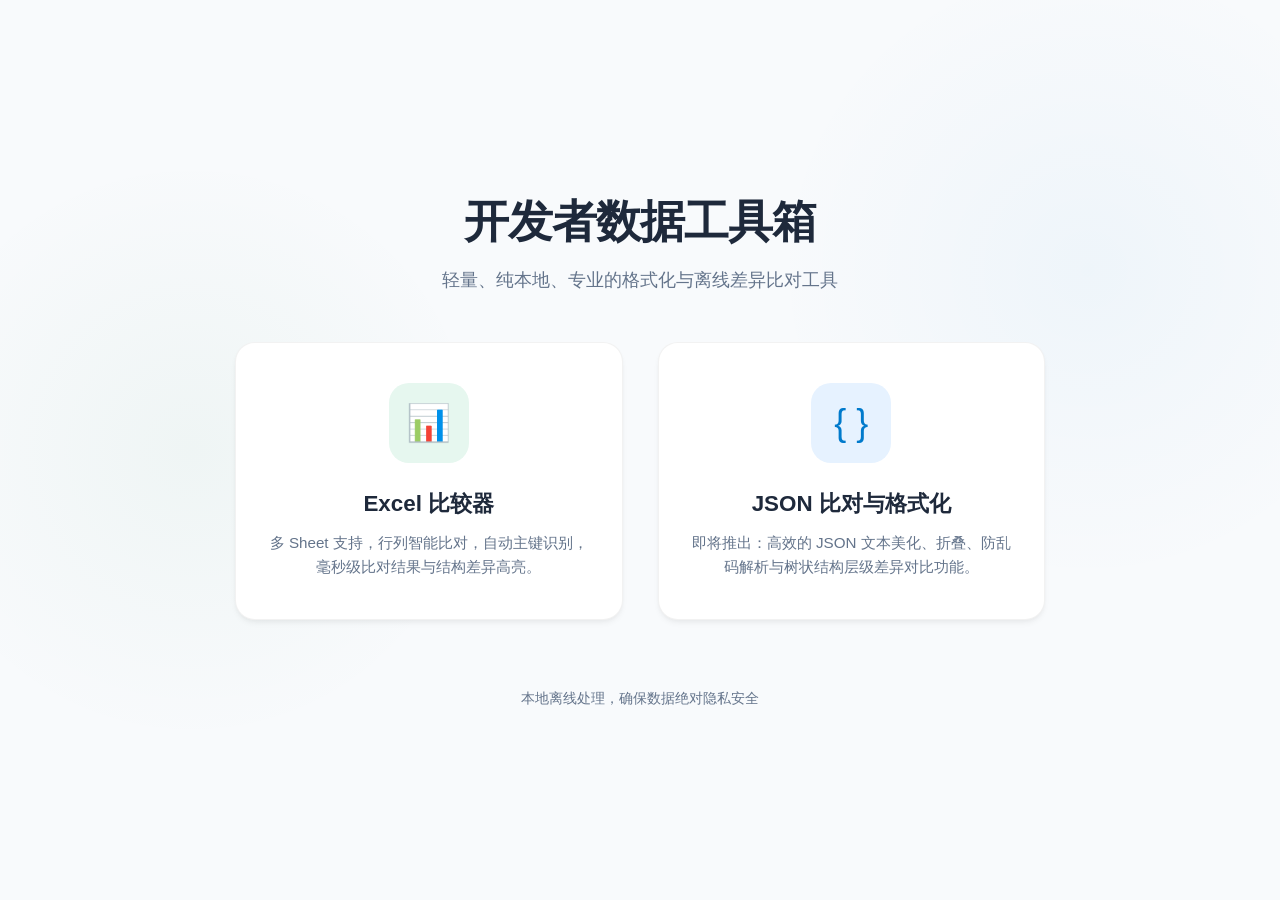
<file: index.html>
<!DOCTYPE html>
<html lang="zh-CN">
<head>
    <meta charset="UTF-8">
    <meta name="viewport" content="width=device-width, initial-scale=1.0">
    <title>开发者数据工具箱</title>
    <style>
        :root {
            --primary: #107c41; /* Excel 绿 */
            --secondary: #007acc; /* JSON 蓝 */
            --bg: #f8fafc;
            --text-main: #1e293b;
            --text-muted: #64748b;
            --card-bg: #ffffff;
        }
        body {
            margin: 0;
            padding: 0;
            font-family: -apple-system, BlinkMacSystemFont, "Segoe UI", Roboto, Helvetica, Arial, sans-serif;
            background: var(--bg);
            /* 轻微的渐变背景让层级更多样 */
            background-image: radial-gradient(circle at 15% 50%, rgba(16, 124, 65, 0.04), transparent 25%),
                              radial-gradient(circle at 85% 30%, rgba(0, 122, 204, 0.04), transparent 25%);
            min-height: 100vh;
            display: flex;
            flex-direction: column;
            justify-content: center;
            align-items: center;
            color: var(--text-main);
        }
        .header {
            text-align: center;
            margin-bottom: 50px;
            animation: fadeInDown 0.8s ease-out;
        }
        .header h1 {
            font-size: 2.8rem;
            font-weight: 800;
            margin: 0 0 15px 0;
            letter-spacing: -1px;
            color: var(--text-main);
        }
        .header p {
            font-size: 1.15rem;
            color: var(--text-muted);
            margin: 0;
        }
        .tools-grid {
            display: grid;
            grid-template-columns: repeat(auto-fit, minmax(320px, 1fr));
            gap: 35px;
            width: 100%;
            max-width: 850px;
            padding: 0 20px;
            box-sizing: border-box;
            animation: fadeInUp 0.8s ease-out;
        }
        .tool-card {
            background: var(--card-bg);
            border-radius: 20px;
            padding: 40px 30px;
            text-decoration: none;
            color: inherit;
            display: flex;
            flex-direction: column;
            align-items: center;
            text-align: center;
            transition: all 0.3s cubic-bezier(0.4, 0, 0.2, 1);
            box-shadow: 0 4px 6px -1px rgba(0, 0, 0, 0.05), 0 2px 4px -1px rgba(0, 0, 0, 0.03);
            border: 1px solid rgba(0,0,0,0.05);
            position: relative;
            overflow: hidden;
        }
        .tool-card::before {
            content: '';
            position: absolute;
            top: 0; left: 0; right: 0;
            height: 5px;
            background: transparent;
            transition: background 0.3s;
        }
        .tool-card.excel:hover::before { background: var(--primary); }
        .tool-card.json:hover::before { background: var(--secondary); }

        .tool-card:hover {
            transform: translateY(-8px);
            box-shadow: 0 20px 25px -5px rgba(0, 0, 0, 0.1), 0 10px 10px -5px rgba(0, 0, 0, 0.04);
        }
        .icon-wrapper {
            width: 80px;
            height: 80px;
            border-radius: 20px;
            display: flex;
            align-items: center;
            justify-content: center;
            font-size: 36px;
            margin-bottom: 25px;
            transition: transform 0.3s;
        }
        .tool-card:hover .icon-wrapper {
            transform: scale(1.1);
        }
        .tool-card.excel .icon-wrapper {
            background: #e6f7ef;
            color: var(--primary);
        }
        .tool-card.json .icon-wrapper {
            background: #e6f2ff;
            color: var(--secondary);
        }
        .tool-title {
            font-size: 1.4rem;
            font-weight: 700;
            margin: 0 0 12px 0;
        }
        .tool-desc {
            font-size: 0.95rem;
            color: var(--text-muted);
            margin: 0;
            line-height: 1.6;
        }
        .footer {
            margin-top: 70px;
            font-size: 0.85rem;
            color: var(--text-muted);
            animation: fadeIn 1s ease-out;
        }

        @keyframes fadeInDown {
            from { opacity: 0; transform: translateY(-20px); }
            to { opacity: 1; transform: translateY(0); }
        }
        @keyframes fadeInUp {
            from { opacity: 0; transform: translateY(20px); }
            to { opacity: 1; transform: translateY(0); }
        }
        @keyframes fadeIn {
            from { opacity: 0; }
            to { opacity: 1; }
        }
    </style>
</head>
<body>
    <div class="header">
        <h1>开发者数据工具箱</h1>
        <p>轻量、纯本地、专业的格式化与离线差异比对工具</p>
    </div>

    <div class="tools-grid">
        <!-- Excel 工具入口 -->
        <a href="pages/compare.html" class="tool-card excel" target="_blank" rel="noopener noreferrer">
            <div class="icon-wrapper">
                📊
            </div>
            <h2 class="tool-title">Excel 比较器</h2>
            <p class="tool-desc">
                多 Sheet 支持，行列智能比对，自动主键识别，毫秒级比对结果与结构差异高亮。
            </p>
        </a>

        <!-- JSON 工具入口 -->
        <a href="pages/json.html" class="tool-card json" target="_blank" rel="noopener noreferrer">
            <div class="icon-wrapper">
                { }
            </div>
            <h2 class="tool-title">JSON 比对与格式化</h2>
            <p class="tool-desc">
                即将推出：高效的 JSON 文本美化、折叠、防乱码解析与树状结构层级差异对比功能。
            </p>
        </a>
    </div>

    <div class="footer">
        本地离线处理，确保数据绝对隐私安全
    </div>
</body>
</html>
</file>
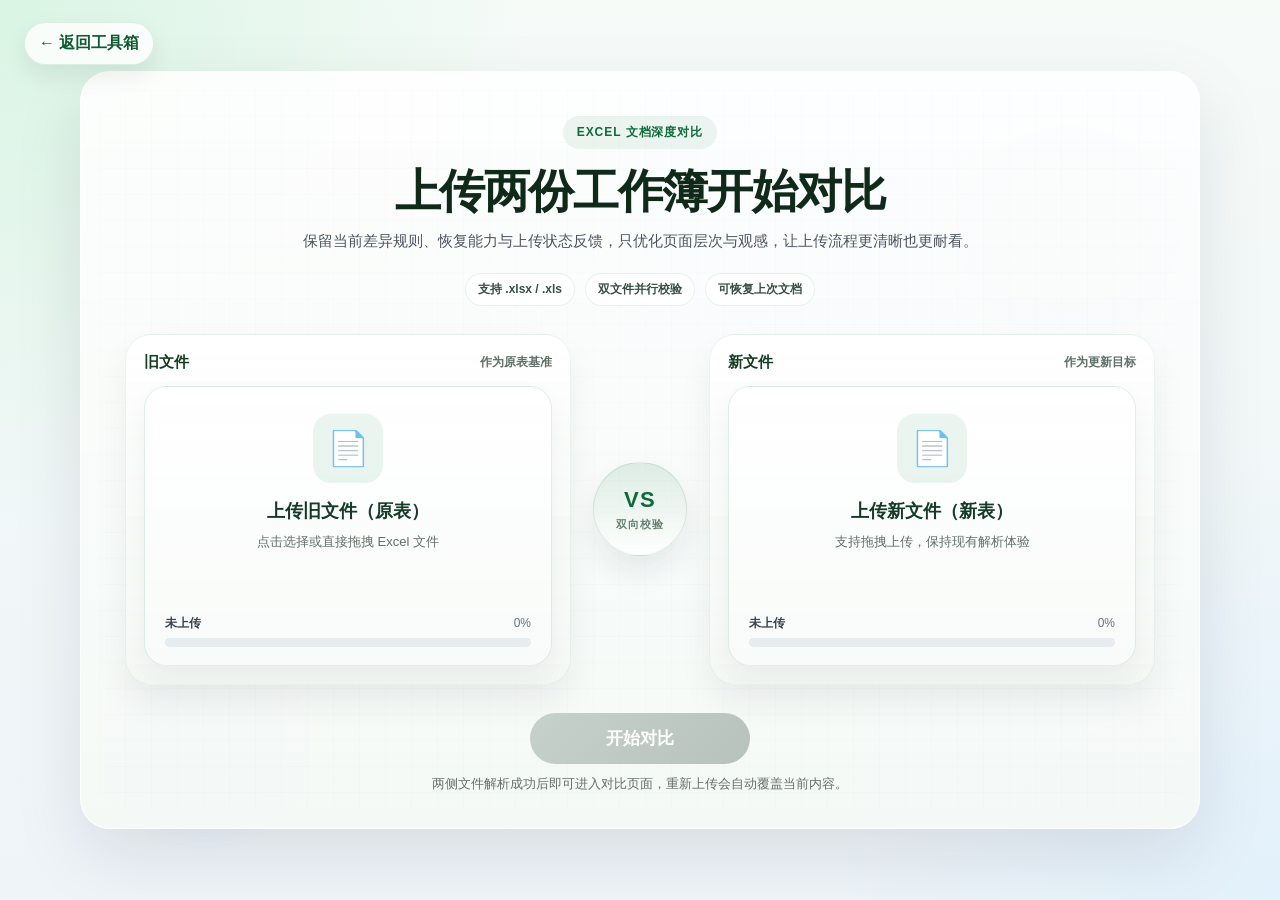
<file: pages/compare.html>
<!DOCTYPE html>
<html lang="zh-CN">
<head>
    <meta charset="UTF-8">
    <meta name="viewport" content="width=device-width, initial-scale=1.0">
    <title>Excel 比较器</title>
    <!-- 引入 SheetJS 处理 Excel -->
    <link rel="stylesheet" href="../css/style.css">
    <style>
        .back-btn {
            position: fixed;
            top: 22px;
            left: 24px;
            z-index: 120;
            text-decoration: none;
            color: #0f5b30;
            font-weight: 600;
            display: inline-flex;
            align-items: center;
            gap: 8px;
            padding: 10px 14px;
            border-radius: 999px;
            background: rgba(255, 255, 255, 0.8);
            border: 1px solid rgba(16, 124, 65, 0.12);
            box-shadow: 0 10px 25px rgba(15, 23, 42, 0.08);
            backdrop-filter: blur(12px);
        }

        .back-btn:hover {
            background: rgba(255, 255, 255, 0.95);
        }
    </style>
</head>
<body>
    <a href="../index.html" class="back-btn">← 返回工具箱</a>

    <!-- 第一部分：上传页面 -->
    <div id="upload-section">
        <div class="upload-shell">
            <div class="upload-hero">
                <div class="upload-eyebrow">Excel 文档深度对比</div>
                <h1>上传两份工作簿开始对比</h1>
                <p class="upload-subtitle">保留当前差异规则、恢复能力与上传状态反馈，只优化页面层次与观感，让上传流程更清晰也更耐看。</p>
                <div class="upload-highlights">
                    <span class="upload-highlight">支持 .xlsx / .xls</span>
                    <span class="upload-highlight">双文件并行校验</span>
                    <span class="upload-highlight">可恢复上次文档</span>
                </div>
                <div id="restore-hint" class="restore-hint" hidden></div>
            </div>

            <div class="upload-container">
                <div class="upload-panel">
                    <div class="upload-panel-header">
                        <span class="upload-panel-label">旧文件</span>
                        <span class="upload-panel-meta">作为原表基准</span>
                    </div>
                    <div class="drop-zone" id="drop-1">
                        <div class="icon">📄</div>
                        <div class="drop-zone-copy">
                            <strong>上传旧文件（原表）</strong>
                            <p>点击选择或直接拖拽 Excel 文件</p>
                        </div>
                        <div class="file-name" id="name-1"></div>
                        <div class="upload-meta" id="meta-1">
                            <div class="upload-status-row">
                                <span class="upload-status-text" id="status-1">未上传</span>
                                <span class="upload-percent" id="percent-1">0%</span>
                            </div>
                            <div class="upload-progress">
                                <div class="upload-progress-bar" id="progress-1"></div>
                            </div>
                        </div>
                    </div>
                </div>

                <div class="upload-connector" aria-hidden="true">
                    <span>VS</span>
                    <small>双向校验</small>
                </div>

                <div class="upload-panel">
                    <div class="upload-panel-header">
                        <span class="upload-panel-label">新文件</span>
                        <span class="upload-panel-meta">作为更新目标</span>
                    </div>
                    <div class="drop-zone" id="drop-2">
                        <div class="icon">📄</div>
                        <div class="drop-zone-copy">
                            <strong>上传新文件（新表）</strong>
                            <p>支持拖拽上传，保持现有解析体验</p>
                        </div>
                        <div class="file-name" id="name-2"></div>
                        <div class="upload-meta" id="meta-2">
                            <div class="upload-status-row">
                                <span class="upload-status-text" id="status-2">未上传</span>
                                <span class="upload-percent" id="percent-2">0%</span>
                            </div>
                            <div class="upload-progress">
                                <div class="upload-progress-bar" id="progress-2"></div>
                            </div>
                        </div>
                    </div>
                </div>
            </div>

            <div class="upload-actions">
                <button id="start-btn" disabled>开始对比</button>
                <p class="upload-action-note">两侧文件解析成功后即可进入对比页面，重新上传会自动覆盖当前内容。</p>
            </div>
        </div>
        <input type="file" id="file-input-1" hidden accept=".xlsx, .xls">
        <input type="file" id="file-input-2" hidden accept=".xlsx, .xls">
    </div>

    <!-- 第二部分：结果页面 -->
    <div id="result-section">
        <!-- 工具栏 -->
        <div class="toolbar">
            <div class="toolbar-left">
                <button class="btn-icon" id="back-to-upload-btn">← 返回上传界面重新上传</button>
            </div>
            <div class="toolbar-center">
                <h2>对比结果 <span id="current-key-info"></span></h2>
            </div>
            <div class="toolbar-right">
                <button class="btn-icon" onclick="showKeySelectionModal(commonSheets[currentSheetIndex])">⚙ 设置主键</button>
                <button class="btn-icon" id="fullscreen-btn">🖥️ 全屏显示</button>
                <div id="fs-controls">
                    <button class="btn-icon" id="layout-toggle-btn">📖 切换布局</button>
                    <button class="btn-icon" id="exit-fullscreen-btn">❎ 退出全屏</button>
                </div>
            </div>
        </div>

        <!-- 顶部 Sheet 导航 (普通模式) -->
        <div id="normal-sheet-nav">
            <!-- 动态生成 Tab -->
        </div>

        <!-- 对比视图主体 -->
        <div id="comparison-view" class="layout-lr">
            <div class="table-wrapper" id="wrapper-left">
                <h3>
                    <span class="table-panel-title">原Excel表</span>
                    <span class="table-panel-file-info" id="current-left-file-info"></span>
                </h3>
                <div id="table-container-left"></div>
            </div>
            <div class="table-wrapper" id="wrapper-right">
                <h3>
                    <span class="table-panel-title">新Excel表</span>
                    <span class="table-panel-file-info" id="current-right-file-info"></span>
                </h3>
                <div id="table-container-right"></div>
            </div>
        </div>
    </div>

    <!-- 全屏浮动导航 -->
    <div id="floating-nav">
        <div class="nav-header" id="nav-drag-handle">
            <span class="nav-title">工作表列表</span>
            <span class="nav-close" id="nav-minimize-btn">_</span>
        </div>
        <div class="nav-content" id="floating-sheet-list">
            <!-- 动态插入 Sheet 列表 -->
        </div>
        <div class="nav-actions">
            <button class="nav-btn" id="nav-prev">⬅ 上一张</button>
            <button class="nav-btn" id="nav-next">下一张 ➡</button>
            <button class="nav-btn" id="nav-exit" title="退出全屏" style="color: #d32f2f;">❎</button>
        </div>
    </div>

    <!-- 主键选择模态框 -->
    <div class="modal-overlay" id="key-modal">
        <div class="modal">
            <div class="modal-header">设置主键 (行识别规则) - <span id="modal-sheet-name"></span></div>
            <div style="font-size: 13px; color: #444; background:#f0f7f4; padding:10px; border-radius:6px; margin-bottom: 12px; line-height:1.6;">
                <strong>🤔 什么是主键？</strong><br>
                主键是能代表“这还是同一行”的列。<br>
                <div style="margin-top:5px; padding-left:10px; color:#555;">
                • <strong>情况1 (有ID)</strong>：如果有“订单号”或“工号”，勾选它即可。<br>
                • <strong>情况2 (组合)</strong>：如果没有ID，请勾选组合，例如同时勾选 <strong>[客户]</strong> 和 <strong>[时间]</strong>。<br>
                </div>
                <div style="margin-top:5px; color:#107c41; font-weight:bold;">
                💡 勾选正确的主键后，即使两张表的列顺序乱了、或者中间插入了新列，系统也能准确把相同的行对齐比较！
                </div>
            </div>
            <div class="modal-body" id="key-options">
                <!-- 动态插入列名 Checkbox -->
            </div>
            <div style="margin-bottom: 15px;">
                <label style="cursor: pointer; font-size: 13px;">
                    <input type="checkbox" id="apply-all-check" checked> 
                    应用到其他包含相同列名的工作表
                </label>
            </div>
            <div class="modal-footer">
                <button id="confirm-key-btn" class="btn-icon" style="background: var(--primary-color); color: white; border: none;">确认并重新对比</button>
            </div>
        </div>
    </div>

    <script defer src="../js/lib/xlsx.full.min.js"></script>
    <script defer src="../js/script.js"></script>
</body>
</html>
</file>
<file: css/style.css>
:root {
    --primary-color: #107c41; /* Excel Green */
    --primary-light: #e6f7ef;
    --border-color: #e0e0e0;
    --bg-color: #f5f7fa;
    --text-color: #333;
    
    /* Diff Colors */
    --diff-add-bg: #dcfce7; /* Stronger Green */
    --diff-add-color: #166534;
    --diff-del-bg: #fee2e2; /* Stronger Red */
    --diff-del-color: #991b1b;
    --diff-mod-bg: #fecaca; /* Reddish for modification */
    --diff-mod-text: #7f1d1d;
    --match-bg: #f0fdf4; /* Light Green for Matches */
    
    /* Fullscreen Mode (White/Simple) */
    --fs-bg: #ffffff;
    --fs-text: #333333;
    --fs-border: #e0e0e0;
    --fs-header-bg: #f9fafb;
}

body {
    font-family: "Segoe UI", "Microsoft YaHei", sans-serif;
    margin: 0;
    padding: 0;
    background-color: var(--bg-color);
    color: var(--text-color);
    height: 100vh;
    display: flex;
    flex-direction: column;
}

/* --- Upload Section --- */
#upload-section {
    flex: 1;
    position: relative;
    display: flex;
    flex-direction: column;
    align-items: center;
    justify-content: center;
    transition: all 0.5s ease;
    padding: 36px 24px;
    overflow: hidden;
    background:
        radial-gradient(circle at top left, rgba(214, 244, 225, 0.9), transparent 34%),
        radial-gradient(circle at bottom right, rgba(223, 240, 252, 0.78), transparent 28%),
        linear-gradient(180deg, #f6fbf8 0%, #eef4f8 100%);
}

#upload-section.collapsed {
    display: none;
}

#upload-section::before,
#upload-section::after {
    content: '';
    position: absolute;
    inset: auto;
    pointer-events: none;
    border-radius: 999px;
    filter: blur(12px);
}

#upload-section::before {
    top: 14%;
    right: 8%;
    width: 220px;
    height: 220px;
    background: rgba(16, 124, 65, 0.08);
}

#upload-section::after {
    left: 9%;
    bottom: 8%;
    width: 180px;
    height: 180px;
    background: rgba(59, 130, 246, 0.07);
}

.upload-shell {
    position: relative;
    z-index: 1;
    width: min(1120px, 100%);
    padding: 44px 44px 34px;
    border-radius: 30px;
    background:
        linear-gradient(180deg, rgba(255, 255, 255, 0.9), rgba(246, 250, 247, 0.92)),
        linear-gradient(90deg, rgba(16, 124, 65, 0.04), rgba(59, 130, 246, 0.03));
    border: 1px solid rgba(255, 255, 255, 0.65);
    box-shadow:
        0 26px 70px rgba(15, 23, 42, 0.1),
        inset 0 1px 0 rgba(255, 255, 255, 0.7);
    backdrop-filter: blur(16px);
    box-sizing: border-box;
}

.upload-shell::before {
    content: '';
    position: absolute;
    inset: 18px;
    border-radius: 22px;
    background-image:
        linear-gradient(rgba(16, 124, 65, 0.025) 1px, transparent 1px),
        linear-gradient(90deg, rgba(16, 124, 65, 0.025) 1px, transparent 1px);
    background-size: 26px 26px;
    opacity: 0.5;
    pointer-events: none;
}

.upload-hero,
.upload-container,
.upload-actions {
    position: relative;
    z-index: 1;
}

.upload-hero {
    max-width: 780px;
    margin: 0 auto 28px;
    text-align: center;
}

.upload-eyebrow {
    display: inline-flex;
    align-items: center;
    gap: 8px;
    padding: 8px 14px;
    border-radius: 999px;
    background: rgba(16, 124, 65, 0.08);
    color: #0f6b37;
    font-size: 12px;
    font-weight: 700;
    letter-spacing: 0.08em;
    text-transform: uppercase;
}

.upload-hero h1 {
    margin: 18px 0 12px;
    font-size: clamp(32px, 4vw, 46px);
    line-height: 1.08;
    letter-spacing: -0.03em;
    color: #102a1a;
}

.upload-subtitle {
    margin: 0 auto;
    max-width: 700px;
    color: #4b5563;
    font-size: 15px;
    line-height: 1.75;
}

.upload-highlights {
    display: flex;
    justify-content: center;
    flex-wrap: wrap;
    gap: 10px;
    margin: 18px 0 0;
}

.upload-highlight {
    padding: 7px 12px;
    border-radius: 999px;
    background: rgba(255, 255, 255, 0.82);
    border: 1px solid rgba(16, 124, 65, 0.1);
    color: #355144;
    font-size: 12px;
    font-weight: 600;
}

.restore-hint {
    width: min(780px, 100%);
    margin: 18px auto 0;
    padding: 12px 14px;
    border-radius: 14px;
    border: 1px solid #cde8d8;
    background: #eefaf2;
    color: #17623b;
    font-size: 13px;
    line-height: 1.6;
    box-sizing: border-box;
    text-align: left;
}

.restore-hint.is-warning {
    border-color: #f2d3a0;
    background: #fff7e8;
    color: #9a5f00;
}

.restore-hint.is-info {
    border-color: #bfdef8;
    background: #eef6ff;
    color: #1f4f86;
}

.upload-container {
    display: grid;
    grid-template-columns: minmax(0, 1fr) auto minmax(0, 1fr);
    align-items: stretch;
    gap: 22px;
    margin: 0 0 28px;
}

.upload-panel {
    padding: 18px;
    border-radius: 26px;
    background: linear-gradient(180deg, rgba(255, 255, 255, 0.86), rgba(245, 249, 246, 0.96));
    border: 1px solid rgba(16, 124, 65, 0.08);
    box-shadow:
        inset 0 1px 0 rgba(255, 255, 255, 0.82),
        0 18px 34px rgba(15, 23, 42, 0.06);
}

.upload-panel-header {
    display: flex;
    align-items: center;
    justify-content: space-between;
    margin-bottom: 14px;
    gap: 12px;
}

.upload-panel-label {
    color: #123d22;
    font-size: 15px;
    font-weight: 700;
}

.upload-panel-meta {
    color: #607066;
    font-size: 12px;
    font-weight: 600;
}

.upload-connector {
    align-self: center;
    display: flex;
    flex-direction: column;
    align-items: center;
    justify-content: center;
    width: 92px;
    height: 92px;
    border-radius: 999px;
    background: linear-gradient(180deg, rgba(16, 124, 65, 0.12), rgba(255, 255, 255, 0.95));
    border: 1px solid rgba(16, 124, 65, 0.12);
    box-shadow: 0 16px 30px rgba(15, 23, 42, 0.08);
    color: #0f6a37;
}

.upload-connector span {
    font-size: 22px;
    font-weight: 800;
    letter-spacing: 0.06em;
}

.upload-connector small {
    margin-top: 4px;
    font-size: 11px;
    font-weight: 700;
    letter-spacing: 0.08em;
    color: #64806f;
    text-transform: uppercase;
}

.drop-zone {
    width: 100%;
    min-height: 280px;
    border: 1px solid rgba(16, 124, 65, 0.12);
    border-radius: 22px;
    display: flex;
    flex-direction: column;
    align-items: center;
    justify-content: flex-start;
    background:
        linear-gradient(180deg, rgba(255, 255, 255, 0.95), rgba(248, 251, 249, 0.98));
    cursor: pointer;
    transition: transform 0.25s ease, box-shadow 0.25s ease, border-color 0.25s ease, background 0.25s ease;
    box-shadow:
        inset 0 1px 0 rgba(255, 255, 255, 0.75),
        0 14px 28px rgba(15, 23, 42, 0.05);
    padding: 26px 20px 18px;
    box-sizing: border-box;
}

.drop-zone:hover, .drop-zone.dragover {
    border-color: var(--primary-color);
    background:
        linear-gradient(180deg, rgba(245, 253, 248, 0.98), rgba(231, 247, 238, 0.95));
    transform: translateY(-3px);
    box-shadow:
        inset 0 1px 0 rgba(255, 255, 255, 0.85),
        0 18px 32px rgba(16, 124, 65, 0.1);
}

.drop-zone.is-success {
    border-color: rgba(34, 197, 94, 0.35);
    background: linear-gradient(180deg, rgba(241, 253, 244, 0.98), rgba(233, 250, 238, 0.98));
}

.drop-zone.is-error {
    border-color: rgba(239, 68, 68, 0.3);
    background: linear-gradient(180deg, rgba(255, 245, 245, 0.98), rgba(254, 238, 238, 0.98));
}

.drop-zone.is-reading,
.drop-zone.is-parsing {
    border-color: rgba(16, 124, 65, 0.3);
    background: linear-gradient(180deg, rgba(248, 252, 249, 0.98), rgba(236, 248, 241, 0.98));
}

.drop-zone.is-success:hover,
.drop-zone.is-success.dragover {
    border-color: rgba(22, 163, 74, 0.5);
    background: linear-gradient(180deg, rgba(238, 252, 242, 0.98), rgba(227, 247, 233, 0.98));
}

.drop-zone.is-error:hover,
.drop-zone.is-error.dragover {
    border-color: rgba(220, 38, 38, 0.42);
    background: linear-gradient(180deg, rgba(255, 241, 241, 0.98), rgba(254, 226, 226, 0.98));
}

.drop-zone .icon {
    display: grid;
    place-items: center;
    width: 70px;
    height: 70px;
    margin-bottom: 16px;
    border-radius: 18px;
    background: rgba(16, 124, 65, 0.08);
    font-size: 34px;
    box-shadow: inset 0 1px 0 rgba(255, 255, 255, 0.7);
}

.drop-zone-copy {
    width: 100%;
    text-align: center;
}

.drop-zone-copy strong {
    display: block;
    color: #143b24;
    font-size: 18px;
    font-weight: 700;
    line-height: 1.35;
}

.drop-zone p {
    margin: 8px 0 0;
    text-align: center;
    color: #617067;
    font-size: 13px;
    line-height: 1.7;
}

.file-name {
    margin-top: 16px;
    font-weight: 700;
    color: var(--primary-color);
    word-break: break-all;
    text-align: center;
    padding: 0 4px;
    min-height: 24px;
    line-height: 1.55;
}

.upload-meta {
    width: 100%;
    margin-top: auto;
    padding-top: 18px;
}

.upload-status-row {
    display: flex;
    align-items: center;
    justify-content: space-between;
    font-size: 12px;
    margin-bottom: 6px;
    color: #4b5563;
}

.upload-status-text {
    font-weight: 600;
    color: #374151;
}

.upload-status-text.is-success {
    color: #15803d;
}

.upload-status-text.is-error {
    color: #b91c1c;
}

.upload-percent {
    color: #6b7280;
    font-variant-numeric: tabular-nums;
}

.upload-progress {
    width: 100%;
    height: 9px;
    border-radius: 999px;
    background: rgba(148, 163, 184, 0.18);
    overflow: hidden;
}

.upload-progress-bar {
    position: relative;
    width: 0%;
    height: 100%;
    border-radius: inherit;
    background: linear-gradient(90deg, #128445, #22c55e);
    transition: width 0.25s linear;
}

.upload-progress-bar.is-parsing::after {
    content: '';
    position: absolute;
    inset: 0;
    background-image: repeating-linear-gradient(
        45deg,
        rgba(255, 255, 255, 0.18) 0,
        rgba(255, 255, 255, 0.18) 8px,
        rgba(255, 255, 255, 0.03) 8px,
        rgba(255, 255, 255, 0.03) 16px
    );
    animation: upload-stripes 0.9s linear infinite;
}

.upload-progress-bar.is-success {
    background: linear-gradient(90deg, #16a34a, #16a34a);
    box-shadow: 0 0 0 0 rgba(22, 163, 74, 0.35);
    animation: upload-success-pop 0.6s ease-out;
}

.upload-progress-bar.is-error {
    background: linear-gradient(90deg, #ef4444, #ef4444);
}

@keyframes upload-stripes {
    from { background-position: 0 0; }
    to { background-position: 24px 0; }
}

@keyframes upload-success-pop {
    0% { box-shadow: 0 0 0 0 rgba(22, 163, 74, 0.35); }
    100% { box-shadow: 0 0 0 10px rgba(22, 163, 74, 0); }
}

.upload-actions {
    display: flex;
    flex-direction: column;
    align-items: center;
    gap: 10px;
}

#start-btn {
    min-width: 220px;
    padding: 14px 44px;
    font-size: 17px;
    font-weight: 700;
    background: linear-gradient(135deg, #0f7a3d 0%, #18a34a 100%);
    color: white;
    border: none;
    border-radius: 999px;
    cursor: pointer;
    transition: transform 0.2s ease, box-shadow 0.25s ease, background 0.25s ease;
    box-shadow: 0 14px 28px rgba(16, 124, 65, 0.28);
}

#start-btn:hover:not(:disabled) {
    transform: translateY(-1px);
    box-shadow: 0 18px 30px rgba(16, 124, 65, 0.32);
}

#start-btn:disabled {
    background: linear-gradient(135deg, #c7d1cb 0%, #b8c2bc 100%);
    cursor: not-allowed;
    box-shadow: none;
    transform: none;
}

.upload-action-note {
    margin: 0;
    color: #627168;
    font-size: 13px;
    line-height: 1.6;
    text-align: center;
}

@media (max-width: 980px) {
    #upload-section {
        padding: 24px 16px;
    }

    .upload-shell {
        padding: 28px 22px 24px;
    }

    .upload-container {
        grid-template-columns: 1fr;
        gap: 16px;
    }

    .upload-connector {
        display: none;
    }
}

@media (max-width: 720px) {
    .upload-hero h1 {
        font-size: 30px;
    }

    .upload-subtitle {
        font-size: 14px;
    }

    .upload-panel {
        padding: 14px;
        border-radius: 22px;
    }

    .drop-zone {
        min-height: 250px;
        padding: 20px 16px 16px;
        border-radius: 18px;
    }

    .upload-highlights {
        justify-content: flex-start;
    }

    .upload-hero,
    .upload-action-note {
        text-align: left;
    }

    .restore-hint {
        width: 100%;
    }

    #start-btn {
        width: 100%;
    }
}

/* --- Result Section --- */
#result-section {
    display: none; /* JS toggles this */
    flex-direction: column;
    height: 100vh;
    overflow: hidden;
}

/* --- Sheet Navigation --- */
#normal-sheet-nav {
    display: flex;
    overflow-x: auto;
    background: #fff;
    border-bottom: 1px solid var(--border-color);
    padding: 0 12px;
    box-shadow: 0 2px 4px rgba(0,0,0,0.05);
    scroll-behavior: smooth;
    /* 隐藏默认滚动条，但保持可滚动 */
    scrollbar-width: thin;
    scrollbar-color: #ccc transparent;
}
#normal-sheet-nav::-webkit-scrollbar {
    height: 3px;
}
#normal-sheet-nav::-webkit-scrollbar-thumb {
    background: #ccc;
    border-radius: 3px;
}
#normal-sheet-nav::-webkit-scrollbar-track {
    background: transparent;
}

.sheet-tab {
    padding: 10px 16px;
    cursor: pointer;
    border-bottom: 3px solid transparent;
    font-weight: 500;
    white-space: nowrap;
    transition: all 0.2s;
    display: flex;
    align-items: center;
    gap: 6px;
    position: relative;
    font-size: 13px;
}

/* 红绿状态圆点 */
.sheet-tab .status-dot {
    display: inline-block;
    width: 7px;
    height: 7px;
    border-radius: 50%;
    background: #d1d5db; /* 默认灰色：计算中 */
    flex-shrink: 0;
    transition: background 0.4s ease, box-shadow 0.4s ease;
}
.sheet-tab .status-dot[data-status="same"] {
    background: #22c55e; /* 绿色 */
    box-shadow: 0 0 4px rgba(34, 197, 94, 0.5);
}
.sheet-tab .status-dot[data-status="diff"] {
    background: #ef4444; /* 红色 */
    box-shadow: 0 0 4px rgba(239, 68, 68, 0.5);
}
.sheet-tab .status-dot[data-status="pending"] {
    background: #d1d5db; /* 灰色 */
    animation: dot-pulse 1.5s ease-in-out infinite;
}
@keyframes dot-pulse {
    0%, 100% { opacity: 0.4; }
    50% { opacity: 1; }
}

.sheet-tab:hover {
    background: var(--primary-light);
    color: var(--primary-color);
}

.sheet-tab.active {
    border-bottom-color: var(--primary-color);
    color: var(--primary-color);
    font-weight: bold;
}

/* --- Toolbar --- */
.toolbar {
    padding: 12px 20px;
    background: #fdfdfd;
    display: grid;
    grid-template-columns: minmax(220px, 1fr) auto minmax(220px, 1fr);
    align-items: center;
    gap: 12px;
    border-bottom: 1px solid var(--border-color);
}

.toolbar h2 {
    margin: 0;
    font-size: 18px;
    font-weight: 600;
}

.toolbar-left {
    justify-self: start;
}

.toolbar-center {
    justify-self: center;
    text-align: center;
}

.toolbar-right {
    justify-self: end;
    display: flex;
    align-items: center;
    gap: 10px;
}

#current-key-info {
    font-size: 12px;
    color: #666;
    font-weight: normal;
    margin-left: 10px;
}

#back-to-upload-btn {
    white-space: nowrap;
}

#fs-controls {
    display: none;
    gap: 5px;
}

.back-btn.is-hidden {
    display: none;
}

.btn-icon {
    padding: 8px 16px;
    background: white;
    border: 1px solid #ccc;
    border-radius: 6px;
    cursor: pointer;
    font-size: 14px;
    display: flex;
    align-items: center;
    gap: 6px;
    transition: all 0.2s;
}

.btn-icon:hover {
    background: #f0f0f0;
    border-color: #bbb;
}

@media (max-width: 980px) {
    .toolbar {
        grid-template-columns: 1fr;
        gap: 8px;
    }

    .toolbar-left,
    .toolbar-center,
    .toolbar-right {
        justify-self: stretch;
    }

    .toolbar-center {
        text-align: left;
    }

    .toolbar-right {
        justify-content: flex-start;
        flex-wrap: wrap;
    }
}

/* --- Comparison View --- */
#comparison-view {
    flex: 1;
    display: flex;
    overflow: hidden; /* Prevent body scroll */
    padding: 10px;
    gap: 10px;
    background: #eef1f5;
}

.table-wrapper {
    flex: 1;
    background: white;
    border-radius: 8px;
    border: 1px solid var(--border-color);
    display: flex;
    flex-direction: column;
    overflow: hidden;
    box-shadow: 0 2px 8px rgba(0,0,0,0.03);
}

.table-wrapper h3 {
    margin: 0;
    padding: 12px 18px 14px;
    background: #fafafa;
    border-bottom: 1px solid var(--border-color);
    display: flex;
    flex-direction: row;
    align-items: center;
    justify-content: center;
    gap: 12px;
    text-align: center;
    min-width: 0;
}

.table-panel-title {
    display: inline-flex;
    align-items: center;
    justify-content: center;
    padding: 4px 12px;
    border-radius: 999px;
    background: rgba(22, 74, 42, 0.08);
    border: 1px solid rgba(22, 74, 42, 0.14);
    color: #2d5f3b;
    font-size: 13px;
    font-weight: 700;
    white-space: nowrap;
    flex: 0 0 auto;
}

.table-panel-file-info {
    min-width: 0;
    max-width: min(100%, 540px);
    color: #164a2a;
    font-size: 18px;
    font-weight: 800;
    line-height: 1.2;
    letter-spacing: -0.01em;
    white-space: nowrap;
    overflow: hidden;
    text-overflow: ellipsis;
    text-shadow: 0 1px 0 rgba(255, 255, 255, 0.65);
}

/* layout modifier */
#comparison-view.layout-tb {
    flex-direction: column;
}
#comparison-view.layout-lr {
    flex-direction: row;
}

/* --- Table Styles --- */
#table-container-left, #table-container-right {
    flex: 1;
    overflow: auto; /* Internal scroll */
    position: relative;
}

table {
    border-collapse: collapse;
    width: 100%; /* Force full width, column widths handled by auto */
    font-size: 13px;
    table-layout: auto; /* Let browser determine width based on content */
    min-width: 100%;
}

th, td {
    padding: 8px 10px;
    border: 1px solid var(--border-color);
    white-space: nowrap; /* Force single line */
    overflow: hidden;
    text-overflow: ellipsis;
    /* Remove fixed max-width to allow resizing */
    max-width: 300px; /* Default max width, user can resize */
    height: 30px; /* Fixed height for consistency */
}

th {
    background: #f3f3f3;
    position: sticky;
    top: 0;
    z-index: 10;
    font-weight: 600;
    text-align: left;
    box-shadow: 0 1px 0 #ddd;
    position: relative; /* For resizer positioning */
    user-select: none; /* Prevent text selection while resizing */
}

.resizer {
    position: absolute;
    right: 0;
    top: 0;
    width: 5px;
    height: 100%;
    cursor: col-resize;
    user-select: none;
    z-index: 20;
}

.resizer:hover, .resizing {
    background-color: var(--primary-color);
}

/* Diff Highlighting */
tr.diff-added {
    background-color: var(--diff-add-bg);
}
tr.diff-added td {
    color: var(--diff-add-color);
}

tr.diff-deleted {
    background-color: var(--diff-del-bg);
}
tr.diff-deleted td {
    color: var(--diff-del-color);
    text-decoration: line-through;
}

/* Match Highlighting - new feature */
tr.row-match td {
    background-color: var(--match-bg); /* Very subtle green */
    color: #333; /* Reset color just in case */
    opacity: 0.7; /* Make matching rows slightly faded to emphasize diffs */
}

td.diff-modified {
    background-color: var(--diff-mod-bg);
    color: var(--diff-mod-text);
    font-weight: bold;
    border: 2px solid #e1ce00; /* border highlight */
}

/* Structural Diffs (Added Rows / Columns) */
/* Use a special color (e.g., Orange/Yellow) for "New Structure" vs "Value Difference (Red)" */
:root {
    --struct-color-bg: #fff7ed; /* Light Orange */
    --struct-color-fg: #c2410c; /* Dark Orange */
    --struct-border: #fdba74;
}

tr.diff-struct-added td {
    background-color: var(--struct-color-bg) !important;
    color: var(--struct-color-fg);
    border-top: 1px solid var(--struct-border);
    border-bottom: 1px solid var(--struct-border);
}

tr.diff-struct-missing td {
    /* The placeholder side */
    background: repeating-linear-gradient(
        45deg,
        #fff7ed,
        #fff7ed 10px,
        #ffedd5 10px,
        #ffedd5 20px
    );
     color: #9ca3af;
}

/* Added Columns */
td.col-struct-added, th.col-struct-added {
    background-color: var(--struct-color-bg);
    border-left: 2px solid var(--struct-fg);
    border-right: 2px solid var(--struct-fg);
   color: var(--struct-color-fg);
}

td.col-struct-missing, th.col-struct-missing {
    background-color: #f9fafb; /* Light Grey base */
    background-image: repeating-linear-gradient(
        45deg,
        #fff7ed,
        #fff7ed 10px,
        #ffedd5 10px,
        #ffedd5 20px
    );
    color: #9ca3af; 
}

/* --- Floating Nav (Light Theme) --- */
#floating-nav {
    display: none; /* hidden by default */
    position: fixed;
    width: 220px;
    background: rgba(255, 255, 255, 0.95);
    backdrop-filter: blur(10px);
    border-radius: 12px;
    color: #333;
    flex-direction: column;
    box-shadow: 0 8px 32px rgba(0,0,0,0.1);
    border: 1px solid #e0e0e0;
    z-index: 1000;
    transition: width 0.3s, height 0.3s, border-radius 0.3s;
    overflow: hidden;
}

#floating-nav.minimized {
    width: 50px;
    height: 50px;
    border-radius: 25px;
    cursor: pointer;
    justify-content: center;
    align-items: center;
    background: white;
    border: 1px solid #ccc;
    box-shadow: 0 4px 10px rgba(0,0,0,0.1);
}

#floating-nav.minimized .nav-content,
#floating-nav.minimized .nav-actions,
#floating-nav.minimized .nav-title {
    display: none;
}

#floating-nav.minimized .nav-header {
    background: transparent;
    padding: 0;
    justify-content: center;
    height: 100%;
}
#floating-nav.minimized .nav-close {
    font-size: 30px;
    line-height: 50px;
    color: #107c41;
}


.nav-header {
    padding: 12px 15px;
    background: #f9f9f9;
    border-bottom: 1px solid #eee;
    cursor: move;
    display: flex;
    justify-content: space-between;
    align-items: center;
    user-select: none;
}

.nav-title {
    font-size: 14px;
    font-weight: bold;
    color: #107c41;
}

.nav-close {
    cursor: pointer;
    font-weight: bold;
    padding: 0 5px;
    color: #666;
}

.nav-content {
    max-height: 250px;
    overflow-y: auto;
    padding: 5px 0;
}

.nav-item {
    padding: 8px 15px;
    cursor: pointer;
    font-size: 13px;
    border-left: 3px solid transparent;
    color: #333;
}
.nav-item:hover { background: #f0f7f4; }
.nav-item.active {
    background: #e6ffec;
    border-left-color: #107c41;
    color: #107c41;
    font-weight: bold;
}

.nav-actions {
    display: flex;
    border-top: 1px solid #eee;
    background: #fff;
}
.nav-btn {
    flex: 1;
    background: transparent;
    border: none;
    color: #555;
    padding: 12px;
    cursor: pointer;
    transition: background 0.2s;
    font-size: 14px;
}
.nav-btn:hover { background: #f5f5f5; color: #107c41; }


/* --- Fullscreen Mode Overrides (Clean White) --- */
body.fullscreen-mode {
    background-color: white; /* Simple White */
}

/* Hide top navigation and toolbar in fullscreen as requested */
body.fullscreen-mode #normal-sheet-nav,
body.fullscreen-mode .toolbar {
    display: none !important;
}

body.fullscreen-mode #comparison-view {
    background-color: #f5f7fa; /* Light gray background */
    padding: 0; 
    gap: 2px; /* Close gap */
}

body.fullscreen-mode .table-wrapper {
    border: none;
    border-radius: 0;
    box-shadow: none;
}

/* Ensure data is still readable and styled like normal mode */
body.fullscreen-mode th {
    background-color: #f0f0f0;
    color: #333;
    border-color: #ddd;
}

body.fullscreen-mode td {
    border-color: #ddd;
    color: #333;
}



/* --- Modal --- */
.modal-overlay {
    display: none;
    position: fixed;
    top: 0; left: 0; right: 0; bottom: 0;
    background: rgba(0,0,0,0.5);
    z-index: 2000;
    justify-content: center;
    align-items: center;
}

.modal {
    background: white;
    padding: 24px;
    border-radius: 12px;
    width: 400px;
    max-width: 90vw;
    box-shadow: 0 10px 25px rgba(0,0,0,0.2);
    display: flex;
    flex-direction: column;
}

.modal-header {
    font-size: 18px;
    font-weight: bold;
    margin-bottom: 12px;
    color: var(--primary-color);
}

.modal-body {
    max-height: 300px;
    overflow-y: auto;
    margin-bottom: 20px;
    border: 1px solid #eee;
    padding: 10px;
    border-radius: 6px;
}

.col-option {
    display: block;
    margin-bottom: 8px;
    padding: 6px;
    border-radius: 4px;
    transition: background 0.2s;
}
.col-option:hover {
    background: #f5f5f5;
}

.col-option input {
    margin-right: 10px;
}

.modal-footer {
    display: flex;
    justify-content: flex-end;
}
</file>
